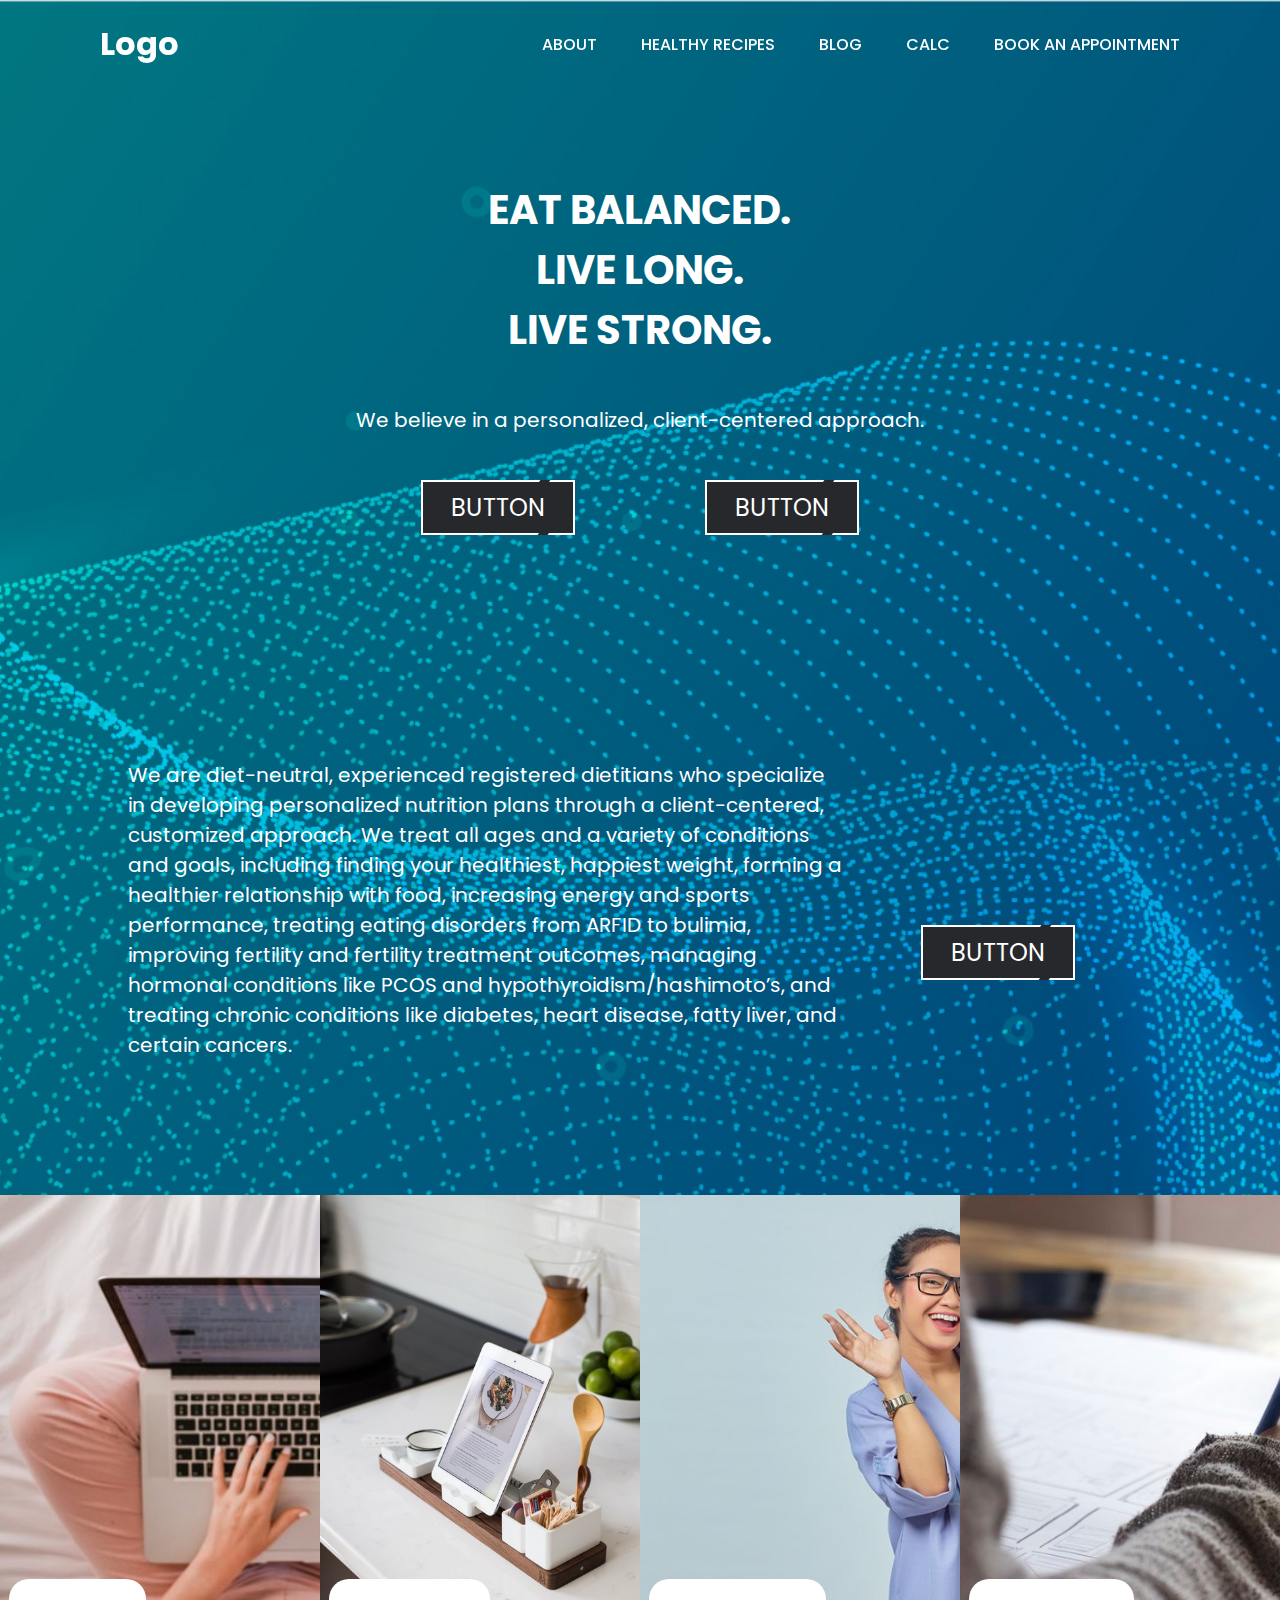
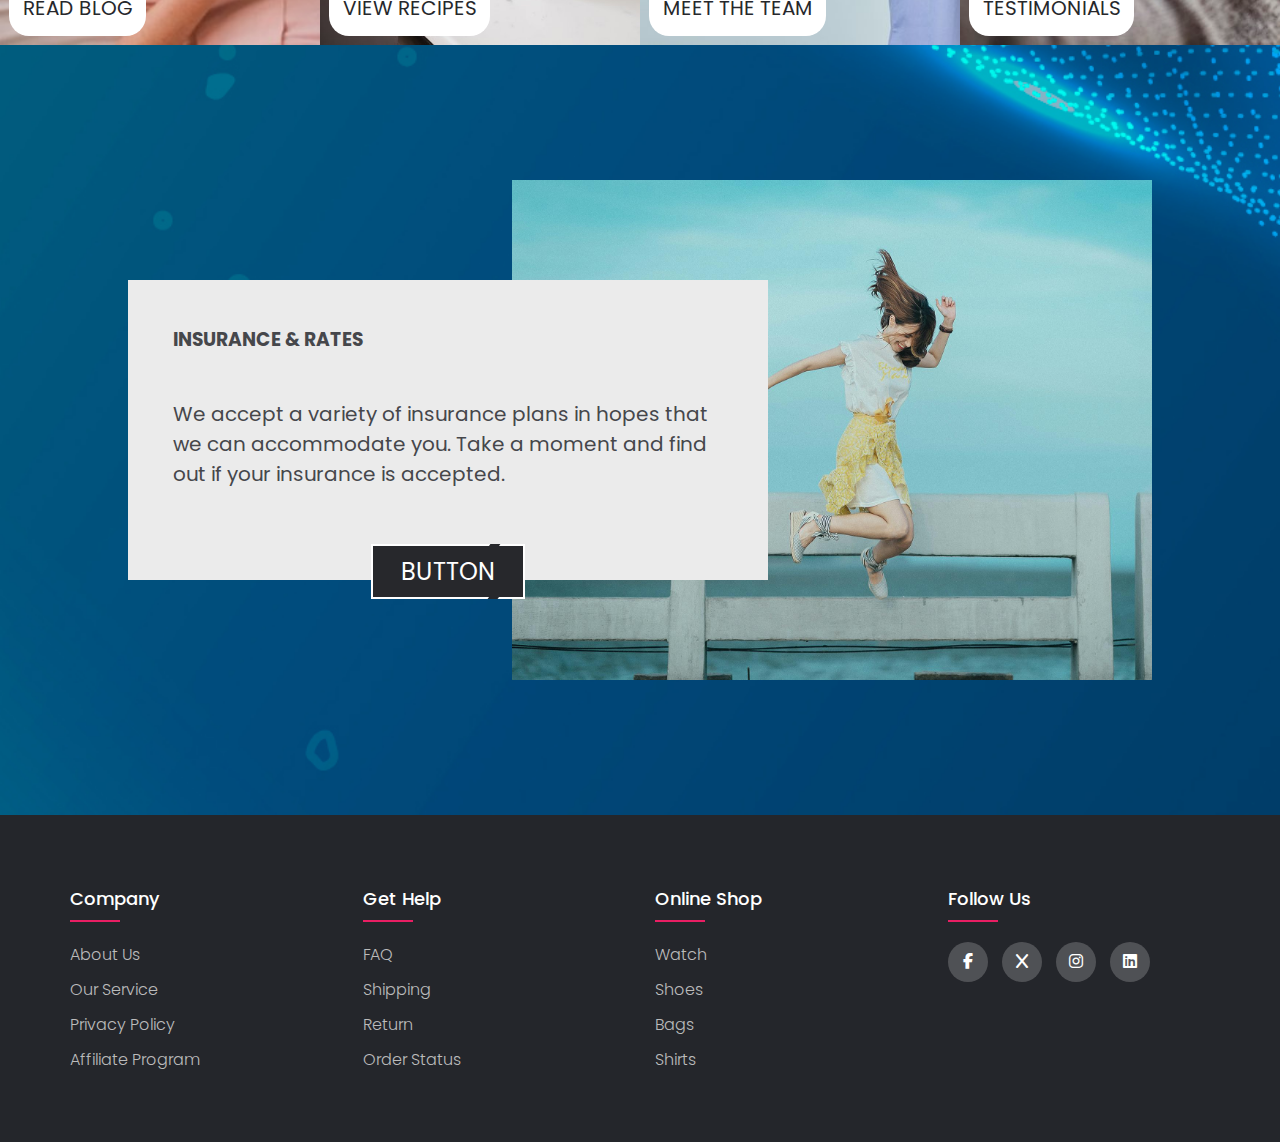
<file: index.html>
<!DOCTYPE html>
<html lang="en">
<head>
    <meta charset="UTF-8">
    <meta name="viewport" content="width=device-width, initial-scale=1.0">
    <title>Document</title>
    <link rel="stylesheet" type="text/css" href="https://cdnjs.cloudflare.com/ajax/libs/font-awesome/6.6.0/css/all.min.css">
    <!-- <link href="https://cdn.jsdelivr.net/npm/bootstrap@5.3.3/dist/css/bootstrap.min.css" rel="stylesheet" integrity="sha384-QWTKZyjpPEjISv5WaRU9OFeRpok6YctnYmDr5pNlyT2bRjXh0JMhjY6hW+ALEwIH" crossorigin="anonymous"> -->

    <link rel="stylesheet" href="css/main.css">
    <link rel="preconnect" href="https://fonts.googleapis.com">
<link rel="preconnect" href="https://fonts.gstatic.com" crossorigin>
<link href="https://fonts.googleapis.com/css2?family=Montserrat:ital,wght@0,400;0,500;0,600;1,400&family=Poppins:ital,wght@0,100;0,200;0,300;0,400;0,500;0,600;0,700;0,800;0,900;1,100;1,200;1,300;1,400;1,500;1,600;1,700;1,800;1,900&display=swap" rel="stylesheet">
</head>
<body>
    <header class="header">
        <a href="index.html" class="logo">Logo</a>
        <nav class="navbar">
            <a href="#">About</a>
            <a href="#">Healthy recipes</a>
            <a href="html/blog.html">Blog</a>
            <a href="html/calc.html">Calc</a>
            <a href="html/connect.html">Book an appointment</a>
        </nav>
    </header>
    <main>
        <div class="mainText">
            <h1>EAT BALANCED.</h1>
            <h1>LIVE LONG. </h1>
            <h1> LIVE STRONG.</h1>
        </div>
        <p>We believe in a personalized, client-centered approach.</p>
        <div class="btn">
            <a href="html/connect.html" style="--clr:#1e9bff"><span>Button</span><i></i></a>
            <a href="#" style="--clr:#ff1867"><span>Button</span><i></i></a>
            <!-- <a href="#" style="--clr:#6eff3e"><span>Button</span><i></i></a> -->

        </div>

      
        
    </main>
  <div class="aboutUs">
            <p class="one">We are diet-neutral, experienced registered dietitians who specialize in developing personalized nutrition plans through a client-centered, customized approach. 

                We treat all ages and a variety of conditions and goals, including finding your healthiest, happiest weight, forming a healthier relationship with food, increasing energy and sports performance, 
                treating eating disorders from ARFID to bulimia, improving fertility and fertility treatment outcomes, managing hormonal conditions like PCOS and hypothyroidism/hashimoto’s, and
                 treating chronic conditions like diabetes, heart disease, fatty liver, and certain cancers. </p>



                 <div class="two">
  <div class="btn" style="max-height: 100%;">
                <a href="#" style="--clr:#6eff3e"><span>Button</span><i></i></a>
    
            </div>
                 </div>
          


            <!-- <div style=" background-color: red;" class="one"></div> -->
            <!-- <div style=" background-color: green;" class="two"></div> -->
            <!-- <div style="width: 400px  ;height: 100px; background-color: black;" class="three"></div> -->

        </div>

        <div class="slides">
            <a href="#" class="slide1">
                <p class="slideText">READ BLOG</p>
            </a>
            <a href="#" class="slide2">
                <p class="slideText">VIEW RECIPES</p>
            </a>
            <a href="#" class="slide3">
                <p class="slideText">MEET THE TEAM</p>
            </a>
            <a href="#" class="slide4">
                <p class="slideText">TESTIMONIALS</p>
            </a>
        </div>

        <div class="insurance">
            <div class="insuranceContent">
                      <h3>INSURANCE & RATES</h3>
                <p>We accept a variety of insurance plans in hopes that we can accommodate you. Take a moment and find out if your insurance is accepted.</p>
                <div class="btn">
                    <a href="connect.html" style="--clr:#6eff3e"><span>Button</span><i></i></a>
                </div>
              
            </div>
            <div class="img"></div>
            <!-- <img class="insuranceIMG" src="img/images.jpeg" alt="Photo"> -->

        </div>
        <footer class="footer">
            <div class="containertwo">
                <div class="row">
                <div class="footer-col">
                    <h4>Company</h4>
                    <ul>
                        <li><a href="#">about us</a></li>
                        <li><a href="#">our service</a></li>
                        <li><a href="#">privacy policy</a></li>
                        <li><a href="#">affiliate program</a></li>

                    </ul>
                </div>
                <div class="footer-col">
                    <h4>Get help</h4>
                    <ul>
                        <li><a href="#">FAQ</a></li>
                        <li><a href="#">shipping</a></li>
                        <li><a href="#">return</a></li>
                        <li><a href="#">order status</a></li>
                    </ul>
                </div>
                <div class="footer-col">
                    <h4>Online shop</h4>
                    <ul>
                        <li><a href="#">watch</a></li>
                        <li><a href="#">shoes</a></li>
                        <li><a href="#">bags</a></li>
                        <li><a href="#">shirts</a></li>
                    </ul>
                </div>
                <div class="footer-col">
                    <h4>Follow us</h4>
                    <div class="social-links">
                      <a href="#"><i class="fab fa-facebook-f"></i></a>
                      <a href="#"><i class="fab fa-x"></i></a>
                      <a href="#"><i class="fab fa-instagram"></i></a>
                      <a href="#"><i class="fab fa-linkedin"></i></a>

                    </div>
                </div>
                </div>
            </div>
        </footer>

</body>
</html>
</file>
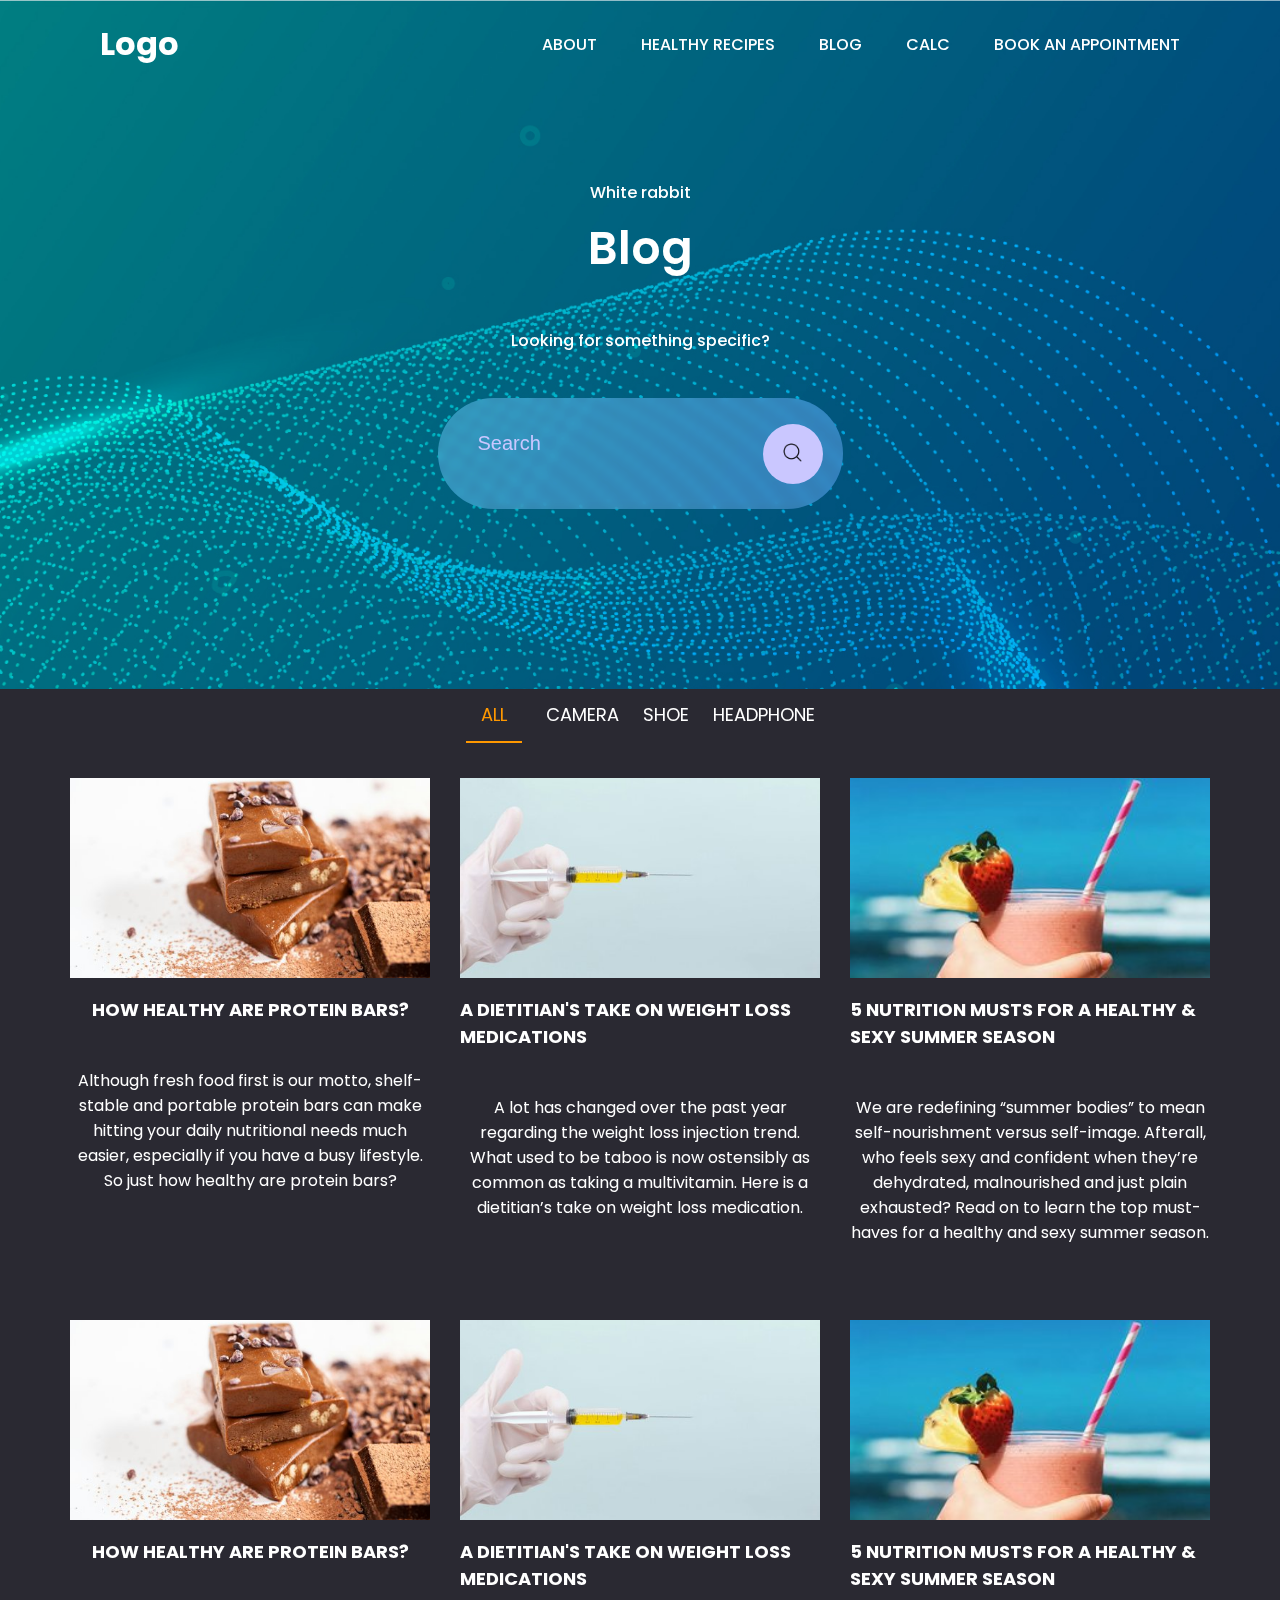
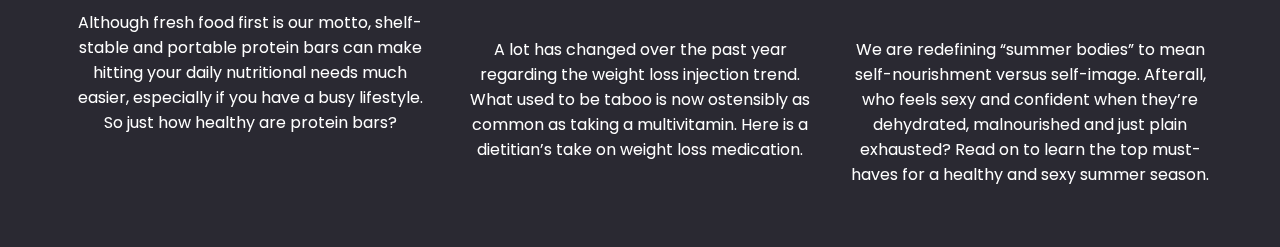
<file: html/blog.html>
<!DOCTYPE html>
<html lang="en">
<head>
    <meta charset="UTF-8">
    <meta name="viewport" content="width=device-width, initial-scale=1.0">
    <title>Document</title>
    <link rel="stylesheet" href="../css/main.css">
    <link rel="stylesheet" href="../css/blog.css">
    <link rel="preconnect" href="https://fonts.googleapis.com">
    <link rel="preconnect" href="https://fonts.gstatic.com" crossorigin>
    <link href="https://fonts.googleapis.com/css2?family=Montserrat:ital,wght@0,400;0,500;0,600;1,400&family=Poppins:ital,wght@0,100;0,200;0,300;0,400;0,500;0,600;0,700;0,800;0,900;1,100;1,200;1,300;1,400;1,500;1,600;1,700;1,800;1,900&display=swap" rel="stylesheet">  
    <link rel="stylesheet" href="https://cdnjs.cloudflare.com/ajax/libs/font-awesome/6.6.0/css/all.min.css" integrity="sha512-Kc323vGBEqzTmouAECnVceyQqyqdsSiqLQISBL29aUW4U/M7pSPA/gEUZQqv1cwx4OnYxTxve5UMg5GT6L4JJg==" crossorigin="anonymous" referrerpolicy="no-referrer" />

</head>
<body>



    <header class="header">
        <a href="../index.html" class="logo">Logo</a>
        <nav class="navbar">
            <a href="#">About</a>
            <a href="#">Healthy recipes</a>
            <a href="blog.html">Blog</a>
            <a href="calc.html">Calc</a>
            <a href="connect.html">Book an appointment</a>
        </nav>
    </header>
   
    <div class="search">
        
        <h3>White rabbit</h3>
        <h2>Blog </h2>
        <p>Looking for something specific?</p>
        <div class="container">
            <form class="search-bar" action="">
                <input id="searchInput" placeholder="Search" type="text" name="q">
                <button id="setsearch" type="button"><img src="../img/search.png" alt="#"></button>
            </form>
        </div>
    </div>
    <section class="gallery">
        <div class="containerthree">
            <div class="rowtwo">
                <div class="gallery-filter">
                    <span class="filter-item active " data-filter="all">all</span>
                    <span class="filter-item" data-filter="camera">camera</span>
                    <span class="filter-item" data-filter="shoe">shoe</span>
                    <span class="filter-item" data-filter="headphone">headphone</span>
                </div>
            </div>
            <div id="datass" class="rowtwo">
            </div>
        </div>
    </section>
    <script src="../js/blog.js"></script>
</body>
</html>
<!-- ´ ` -->
</file>
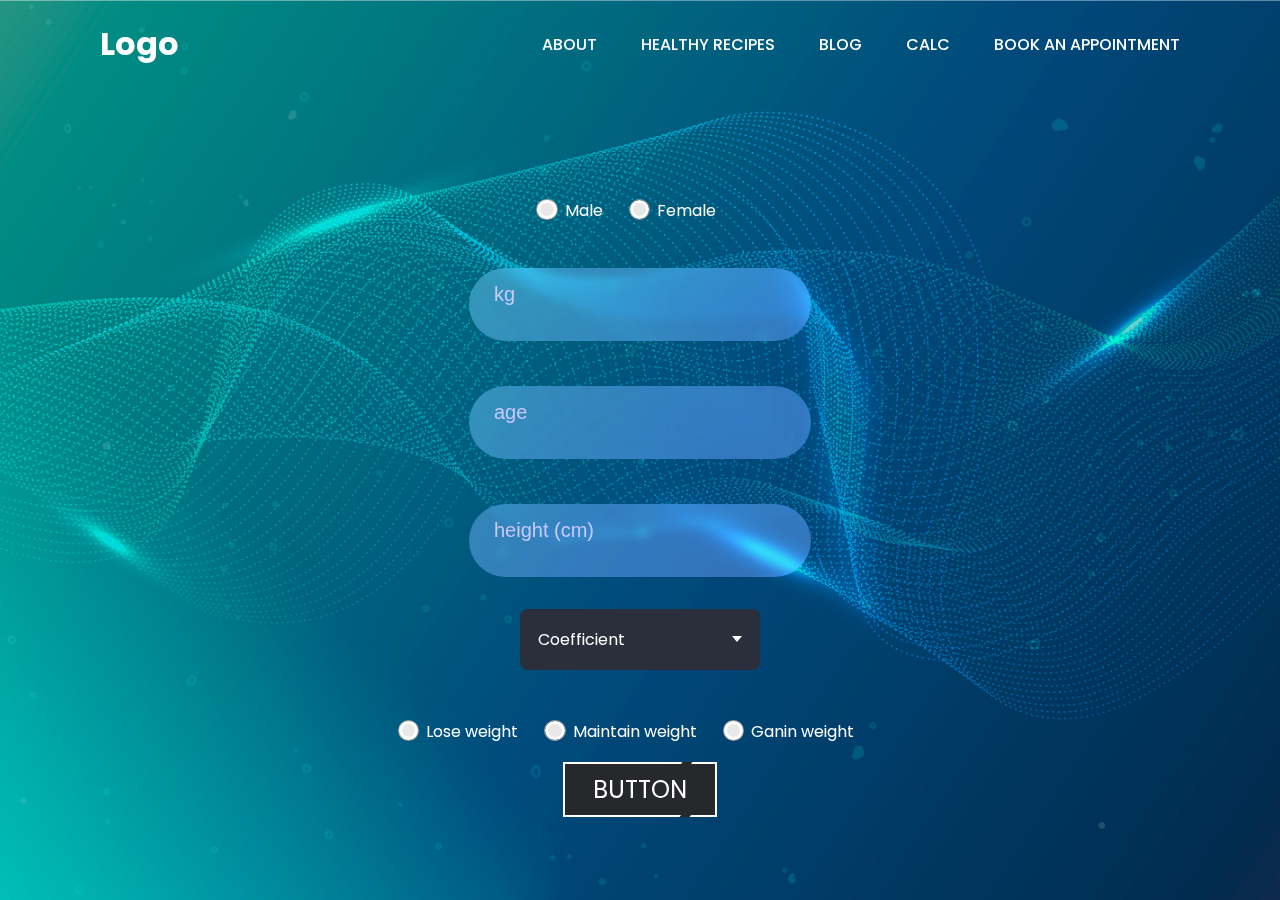
<file: html/calc.html>
<!DOCTYPE html>
<html lang="en">
<head>
    <meta charset="UTF-8">
    <meta name="viewport" content="width=device-width, initial-scale=1.0">
    <title>Document</title>
    <link rel="stylesheet" href="../css/main.css">
    <link rel="stylesheet" href="../css/calc.css">
    <link rel="preconnect" href="https://fonts.googleapis.com">
    <link rel="preconnect" href="https://fonts.gstatic.com" crossorigin>
    <link href="https://fonts.googleapis.com/css2?family=Montserrat:ital,wght@0,400;0,500;0,600;1,400&family=Poppins:ital,wght@0,100;0,200;0,300;0,400;0,500;0,600;0,700;0,800;0,900;1,100;1,200;1,300;1,400;1,500;1,600;1,700;1,800;1,900&display=swap" rel="stylesheet">  
    <link rel="stylesheet" href="https://cdnjs.cloudflare.com/ajax/libs/font-awesome/6.6.0/css/all.min.css" integrity="sha512-Kc323vGBEqzTmouAECnVceyQqyqdsSiqLQISBL29aUW4U/M7pSPA/gEUZQqv1cwx4OnYxTxve5UMg5GT6L4JJg==" crossorigin="anonymous" referrerpolicy="no-referrer" />

</head>
<body>
    <div class="containerMain">
         <header class="header">
        <a href="../index.html" class="logo">Logo</a>
        <nav class="navbar">
            <a href="#">About</a>
            <a href="#">Healthy recipes</a>
            <a href="blog.html">Blog</a>
            <a href="calc.html">Calc</a>
            <a href="connect.html">Book an appointment</a>
        </nav>
    </header>

    <div class="radioBtn">

<section>
    <input type="radio" name="gender" id="box-shadow" class="custom-radio gender male">
    <label for="box-shadow">Male</label>
</section>

<section>
    <input type="radio" name="gender" id="outline" class="custom-radio gender female">
    <label for="outline">Female</label>
</section>


</div>

<div class="search">
    <div class="container">
        <form class="search-bar" action="">
            <input class="inputKg" placeholder="kg" type="text" name="q">
        </form>
    </div>
</div>
<div class="search">
    <div class="container">
        <form class="search-bar" action="">
            <input class="inputAge" placeholder="age" type="text" name="q">
        </form>
    </div>
</div>
<div class="search">
    <div class="container">
        <form class="search-bar" action="">
            <input class="inputHeight" placeholder="height (cm)" type="text" name="q">
        </form>
    </div>
</div>


<div class="dropdown">
    <div class="select">
        <span class="selected">Coefficient</span>
        <div class="caret"></div>
    </div>
    <ul class="menu">
        <li id="1">one</li>
        <li id="2">two</li>
        <li id="3">three</li>
        <li id="4" class="active">four</li>
        <li id="5">five</li>
        <li id="6">six</li>
        <li id="7">seven</li>
    </ul>
</div>
<div class="radioBtn radioBtn2">

    <section>
        <input type="radio" name="goal" id="box-shadow" class="custom-radio goal lose">
        <label for="box-shadow">Lose weight</label>
    </section>
    
    <section>
        <input type="radio" name="goal" id="outline" class="custom-radio goal same">
        <label for="outline">Maintain weight</label>
    </section>

    <section>
        <input type="radio" name="goal" id="box-shadow" class="custom-radio goal gain">
        <label for="box-shadow">Ganin weight</label>
    </section>
    
    
    </div>

 <div id="one" class="containerModal">
    <div class="email" >
      <div class="to">
        <div class="to-contents">
          <div class="top">
            <div class="name-large">results</div>
            <div class="x-touch" onclick="closeModal()">
              <div class="x">
                <div class="line1"></div>
                <div class="line2"></div>
              </div>
            </div>
          </div>

          <div class="bottom">
            <!-- somtjing row 2 -->
            <div class="results"></div>
          </div>
        </div>
      </div>
    </div>
  </div>
  
 <div class="btn" style="max-height: 100%; margin-top: 2vh;">
    <a onclick="openMod()"  style="--clr:#6eff3e"><span>Button</span><i></i></a>

</div>
    </div>
   


<script src="../js/calc.js"></script>
</body>
</html>
</file>
<file: css/main.css>
*{
    margin: 0;
    padding: 0;
    box-sizing: border-box;

}
body{
    min-height: 100vh;
    background: url('../img/3138862.jpg') no-repeat;
    background-size: cover;
    font-family: 'poppins',serif;
    background-position: center;

}

.header{
    position: fixed;
    top: 0;
    left: 0;
    width: 100%;
    padding: 20px 100px;
    /* background-color: transparent; */
    display: flex;
    justify-content: space-between;
    align-items: center;
    z-index: 100;
}
.logo{
    font-size: 32px;
    color: #fff;
    text-decoration: none;
    font-weight: 700;
}

.navbar a {
    position: relative;
    font-size: 16spx;
    color: #fff;
    font-weight: 500;
    text-decoration: none;
    margin-left: 40px;
    text-transform: uppercase;
}
.navbar a::before{
    content: "";
    position: absolute;
    top: 100%;
    left: 0;
    width: 0;
    height: 2px;
    background-color: #fff;
    transition: .3s;
}

.navbar a:hover{
    transition: .3s;
    opacity: .8;
}

.navbar a:hover::before{
    width: 100%;
}

main{
    margin-top: 20vh;
    max-width: fit-content;
    margin-left: auto;
    margin-right: auto;
}
h1{
    color: #fff;
    font-size: 40px;

}

.mainText{
    margin-bottom: 1vh;
    display: flex;
    flex-direction: column;
    align-items: center;
}

p{
    color: #fff;
    font-size: 20px;
    margin-top: 5vh;
    margin-bottom: 5vh;
}

.btn{
    display: flex;
    justify-content: space-around;
    margin-top: 10px;
}

.btn a{
    position: relative;
    background-color: #fff;
    color: #fff;
    text-transform: uppercase;
    text-decoration: none;
    font-size: 1.5em;
    font-weight: 400;
    padding: 10px 30px;
    transition:0.5s;
}

.btn a:hover{
    letter-spacing: 0.25em;
     background: var(--clr);
    box-shadow: 0 0 35px var(--clr);
    color: var(--clr);
 
}

.btn a::before{
    content: "";
    position: absolute;
    inset: 2px;

background-color: #27282c;}

.btn a span{
    position: relative;
    z-index: 1;
}

.btn a i{
    position: absolute;
    inset: 0;
    display: block;
}

.btn a i::before{
    content: "";
    position: absolute;
    top: 0;
    left: 80%;
    height: 4px;
    width: 10px;
    transform: translateX(-50%) skewX(325deg) ;
    background-color: #27282c;
    transition: 0.5s;
}

.btn a:hover i::before{
    width: 20px;
    left: 20%;
}

.btn a i::after{
    content: "";
    position: absolute;
    bottom: 0;
    left: 80%;
    height: 4px;
    width: 10px;
    transform: translateX(-50%) skewX(325deg) ;
    background-color: #27282c;
    transition: 0.5s;
}

.btn a:hover i::after{
    width: 20px;
    left: 80%;
}


.aboutUs{
    display: grid;
    grid-template-columns: 70% 30%;
    grid-template-rows:  100px 100px 100px;
    /* background-color: #fff; */
    max-width: 80%;
    margin: auto;
    margin-top: 20vh;
    margin-bottom: 20vh;
    justify-content: space-between;
}
.one{
    grid-row-start: 1;
    grid-row-end: 4;
    grid-column-start: 1;
    grid-column-end: 2;
    color: #fff;
    /* justify-content: center; */
    /* align-items: center; */
}

.two{
    grid-row-start: 3;
    grid-row-end: 4;
    /* grid-column-start:2;
    grid-column-end: 3; */
}

.slides{
    display: flex;
}
.slide1{
    background: url(../img/photo\ 1.jpeg) no-repeat;
    background-size: cover;
    width: 80vh;
    height: 50vh;

}
.slide2{
    background: url(../img/photo2\ .jpeg) no-repeat;
    background-size: cover;
    width: 80vh;
    height: 50vh;

}
.slide3{
    background: url(../img/photo3.jpeg) no-repeat;
    background-size: cover;
    width: 80vh;
    height: 50vh;

}
.slide4{
    background: url(../img/photo4.jpeg) no-repeat;
    background-size: cover;
    width: 80vh;
    height: 50vh;

}
.slides a:hover{
    opacity: 0.8;
    transition: 0.3s;
}
.slides a{
    text-decoration: none;
    display: grid;
    justify-content: start;
    align-items: end;
}
.slides a p{
    margin-bottom: 1vh;
    margin-left: 1vh;
    padding: 1.5vh;
    background-color: #fff;
    color: #27282c;
    border-radius: 20px;
}
.insurance{
    display: grid;
    grid-template-columns: 10% 10% 10% 10% 10% 10% 10% 10% 10% 10%;
    grid-template-rows:  100px 100px 100px 100px 100px;
    margin-top: 15vh;
    margin-bottom: 15vh;
    
}
.insuranceContent{
    display: flex;
    flex-direction: column;
    padding: 5vh;
    background-color: rgb(235, 235, 235);
    grid-row-start: 2;
    grid-row-end: 5;
    grid-column-start: 2;
    grid-column-end: 7;
 
}

.insuranceContent h3{
    color: #46474b;
}
.insuranceContent p{
    color: #46474b;
}

.img{
    background:url(../img/photo5.jpg) no-repeat; 
    background-size: cover;
    grid-row-start: 1;
    grid-row-end: 6;
    grid-column-start: 5;
    grid-column-end: 10;
    z-index: -1;
    /* width: 50vh;
    height: 50vh; */
}

.footer{
    background-color: #24262b;
    padding: 70px 0;
}
.containertwo{
    max-width: 1170px;
    margin: auto ;
}
.containertwo ul{
    list-style: none;
}
.row{
    display: flex;
    flex-wrap: wrap;
}

.footer-col{
    width: 25%;
    padding: 0 15px;

}

.footer-col h4{
    font-size: 18px;
    color: #fff;
    text-transform: capitalize;
    margin-bottom: 30px;
    font-weight: 500;
    position: relative;
}

.footer-col h4::before{
    content: '';
    position: absolute;
    left: 0;
    bottom: -10px;
    background-color: #e91e63;
    height: 2px;
    box-sizing: border-box;
    width: 50px;

}
.footer-col ul li:not(:last-child){
    margin-bottom: 10px;

}

.footer-col ul li a{
    font-size: 16px;
    text-transform: capitalize;
    text-decoration: none;
    font-weight: 300;
    color: #bbb;
    display: block;
    transition: all 0.3s ease;
}

.footer-col ul li a:hover{
    color: #fff;
    padding-left: 10px;
}

.footer-col .social-links a{
    transition: all 0.3s ease;
    display: inline-block;
    height: 40px;
    margin: 0 10px 10px 0;
    width: 40px;
    background-color: rgba(255,255,255,0.2);
    text-align: center;
    border-radius: 50%;
    line-height: 40px;
    color: #fff;
}


.footer-col .social-links a:hover{
    color: #24262b;
    background-color: #fff;
}

.center{
    display: flex;
    flex-direction: column;
    /* align-items: center; */
    /* justify-content: center; */
}



.submitBtn {
    width: 40%;
  background-color: #cac7ff;
  border-radius: 100px;
  box-shadow: rgba(44, 187, 99, .2) 0 -25px 18px -14px inset,rgba(44, 187, 99, .15) 0 1px 2px,rgba(44, 187, 99, .15) 0 2px 4px,rgba(44, 187, 99, .15) 0 4px 8px,rgba(44, 187, 99, .15) 0 8px 16px,rgba(44, 187, 99, .15) 0 16px 32px;
  color: green;
  cursor: pointer;
  display: inline-block;
  font-family: CerebriSans-Regular,-apple-system,system-ui,Roboto,sans-serif;
  padding: 7px 20px;
  text-align: center;
  text-decoration: none;
  transition: all 250ms;
  border: 0;
  font-size: 16px;
  user-select: none;
  -webkit-user-select: none;
  touch-action: manipulation;
}

.submitBtn:hover {
  box-shadow: rgba(44,187,99,.35) 0 -25px 18px -14px inset,rgba(44,187,99,.25) 0 1px 2px,rgba(44,187,99,.25) 0 2px 4px,rgba(44,187,99,.25) 0 4px 8px,rgba(44,187,99,.25) 0 8px 16px,rgba(44,187,99,.25) 0 16px 32px;
  transform: scale(1.05) rotate(-1deg);
}

.search-bar{
    width: 100%;
    max-width: 700px;
    background: rgba(255, 255, 255, .2);
    display: flex;
    align-items: center;
    border-radius: 60px;
    padding: 10px 20px;
    backdrop-filter: blur(4px) saturate(180%);

}

.search-bar input{
    width: 100%;
    background: transparent;
    flex: 1;
    outline: none;
    /* border: 0; */
    border: #4a4967 2px solid;
    border-radius: 20px;
    padding: 24px 20px;
    font-size: 20px;
    color: #cac7ff;
    margin-bottom: 20px;
}
::placeholder{
    color: #cac7ff;
}

@media (min-width: 768px) {
  .submitBtn {
    padding: 24px;
  }
}
        

/* Parent background */

/* #1e9bff blue
#6eff3e green 
#ff1867 red
*/


@media(max-width:767px){
    .footer-col{
        width: 50%;
        margin-bottom: 30px;
    }
}
@media(max-width:574px){
    .footer-col{
        width: 100%;
    }
}
</file>
<file: css/blog.css>
.search{
    display: flex;
    flex-direction: column;
    margin-top: 20vh;
    justify-content: center;
    align-items: center;
}


.search h3{
    color: #fff;
    font-weight: 500;
    font-size: 16px;
    margin-bottom: 1vh;
}
.search h2{
    color: #fff;
    font-weight: 600;
    font-size: 46px;
}
.search p{
    color: #fff;
    font-weight: 500;
    font-size: 16px;
}
.search-bar{
    width: 100%;
    max-width: 700px;
    background: rgba(255, 255, 255, .2);
    display: flex;
    align-items: center;
    border-radius: 60px;
    padding: 10px 20px;
    backdrop-filter: blur(4px) saturate(180%);

}

.search-bar input{
    background: transparent;
    flex: 1;
    outline: none;
    border: 0;
    padding: 24px 20px;
    font-size: 20px;
    color: #cac7ff;
}
::placeholder{
    color: #cac7ff;
}

.search-bar button img{
    width: 25px;
    /* height: auto; */
}

.search-bar button{
    border: 0;
    width: 60px;
    border-radius:60%;
    height: 50%;
    height: 60px;
    background: #cac7ff;
}

.gallery{
    width: 100%;
    display: block;
    min-height: 100vh;
    background-color: #2a2932;
    margin-top: 20vh;
}

.gallery .gallery-filter .filter-item{
    color: #fff;
    font-size: 18px;
    text-transform: uppercase;
    display: inline-block;
    margin: 0 10px;
    cursor: pointer;
    line-height: 1.2;
    transition: all .3s ease;
    border-bottom: 2px solid transparent;
}

.gallery .gallery-filter .filter-item.active{
    color: #ff9800;
    border-color: #ff9800;
    padding: 15px;
}

.containerthree{
    max-width: 1170px;
    margin: auto;
}

.gallery .gallery-filter{
    padding: 0 15px;
    width: 100%;
    text-align: center;
    margin-bottom: 20px;
}

.rowtwo{
    display: flex;
    flex-wrap: wrap;
}

.gallery-item-inner img{
    max-width: 100%;
    vertical-align: middle;
   
}
.gallery .gallery-item{
    width: calc(100%/3);
    padding: 15px;

}

.gallery .gallery-item-inner img{
width: 100%;
}

.gallery .gallery-item.hide{
    display: none;
}
.gallery .gallery-item.show{
    animation: fadeIn 0.5s ease;
}

.gallery .gallery-item .gallery-item-inner{
display: flex;
flex-direction: column;
align-items: center;
}


.gallery .gallery-item h3{
    color: #fff;
    font-size: 18px;
    font-weight: 700;
    margin-top: 2vh;
}
.gallery .gallery-item p{
    counter-reset: #fff;
    font-size: 16px;
    text-align: center;
}

.imgBlog{
    float: left;
    width:  100px;
    height: 200px;
    object-fit: cover;
}

@keyframes fadeIn{
    0%{
        opacity: 0;
    }
    100%{
        opacity: 1;
    }
}

@media(max-width:991px){
    .gallery .gallery-item{
        width: 50%;
    }
}
@media(max-width:767px){
    .gallery .gallery-item{
        width: 100%;
    }
    .gallery .gallery-filter .filter-item{
        margin-bottom: 10px;
    }
}
</file>
<file: css/calc.css>
html {
    --color: #999;
    --checked-color: #6eff3e;

    --bg-color: #e8e8e8;

    font-family: Arial;
    font-size: 16px;
}


section {
    display: flex;
    align-items: center;
    margin-top: 1rem;
}

input,
label {
    cursor: pointer;
    margin-right: 3vh;
    color: #fff;
}

label,
small {
    margin-top: 0.1em;
}

input[type="radio"] {
    height: 1.2rem;
    width: 1.2rem;
    margin-right: 0.5rem;
}

.custom-radio {
    /* hiding browser el */
    appearance: none;
    /* Safari support */
    -webkit-appearance: none;
    border: 0.2rem solid #fff;
    background-color: var(--bg-color);
    border-radius: 50%;
}

/* keyboard navigation focus appearance */
.custom-radio:focus-visible {
    outline-offset: 0;
}

#box-shadow {
    box-shadow: 0 0 0 1px var(--color);
}

#box-shadow:hover {
    border-width: 0;
}

#box-shadow:checked {
    box-shadow: 0 0 0 1px var(--checked-color);
    background-color: var(--checked-color);
    border-width: 0.2rem;
}

#outline {
    outline: 1px solid var(--color);
}

#outline:hover {
    outline-color: var(--checked-color);
}

#outline:checked {
    outline-color: var(--checked-color);
    background-color: var(--checked-color);

    animation: outline-checked;
    animation-duration: 0.1s;
    animation-iteration-count: 4;
    animation-direction: alternate;
    animation-timing-function: linear;
}

.radioBtn{
    margin-top: 20vh;
    display: flex;
    justify-content: center;

}

.containerMain{

    display: flex;
    flex-direction: column;
    align-items: center;
}
.search{
    display: flex;
    flex-direction: column;
    margin-top: 5vh;
    justify-content: center;
    align-items: center;
}

.search-bar{
    width: 100%;
    max-width: 700px;
    background: rgba(255, 255, 255, .2);
    display: flex;
    align-items: center;
    border-radius: 60px;
    padding: 10px 20px;
    backdrop-filter: blur(4px) saturate(180%);

}
.search-bar input{
    background: transparent;
    flex: 1;
    outline: none;
    border: 0;
    padding: 5px 5px;
    font-size: 20px;
    color: #cac7ff;
}
::placeholder{
    color: #cac7ff;
}

.dropdown{
    min-width: 15em;
    position: relative;
    margin: 2em;

}

.dropdown *{
    box-sizing: border-box;
}

.select{
    background: #2a2f3b;
    color: #fff;
    display: flex;
    justify-content: space-between;
    align-items: center;
    border: 2px #2a2f3b solid;
    border-radius: 0.5em;
    padding: 1em;
    cursor: pointer;
    transition: background 0.3s;
}

.select-clicked{
    border: 2px #26489a solid;
    box-shadow: 0 0 0.8em #26489a;
}

.select:hover{
    background: #323741;
}

.caret{
width: 0;
height: 0;
border-left: 5px solid transparent;
border-right: 5px solid transparent;
border-top: 6px solid #fff;
transition: 0.3s;
}

.caret-rotate{
    transform: rotate(180deg);
}

.menu{
    list-style: none;
    padding: 0.2em 0.5em;
    background: #323741;
    border: 1px #363a43 solid;
    box-shadow: 0 0.5em 1em rgba(0, 0, 0, 0.2);
    color: #9fa5b5;
    position: absolute;
    border-radius: 0.5em;
    top: 3am;
    left: 50%;
    width: 100%;
    transform: translateX(-50%);
    opacity: 0;
    transition: 0.2s;
    display: none;
    z-index: 1;

}
.menuTwo{
    list-style: none;
    padding: 0.2em 0.5em;
    background: #323741;
    border: 1px #363a43 solid;
    box-shadow: 0 0.5em 1em rgba(0, 0, 0, 0.2);
    color: #9fa5b5;
    position: absolute;
    border-radius: 0.5em;
    top: 3am;
    left: 50%;
    width: 100%;
    transform: translateX(-50%);
    opacity: 0;
    transition: 0.2s;
    display: none;
    z-index: 1;

}







.menu li{

    padding: 0.7em 0.5em ;
    margin: 0.3em 0;
    border-radius: 0.5em;
    cursor: pointer;

    
}
.menuTwo li{

    padding: 0.7em 0.5em ;
    margin: 0.3em 0;
    border-radius: 0.5em;
    cursor: pointer;

    
}

.menu li:hover{
    background: #2a2d35;
}
.menuTwo li:hover{
    background: #2a2d35;
}

.active{

    background: #23242a;

}

.menu-open{
    display: block;
    opacity: 1;
}
.results{
    display: flex;
    justify-content: center;
    align-items: center;
    flex-direction: column;
    color: #23242a;
}
.results p {
    margin: 0;
    color: #23242a;
}
.radioBtn2{
    margin-top: 0;
}


/* modal */

body {
    /* align-items: center; */
    /* background: #F1EEF1; really ood color */
    /* display: flex; */
    /* font-family: sans-serif; */
    /* justify-content: center; */
    /* height: 100vh; */
    /* margin: 0; */
  }
  .containerModal {
    z-index: -1;
    align-items: center;
    /* background-color: red; */
     display: flex;
     position: absolute;
     margin-top: 10vh;
    /* height: 360px; */
    height: 80vh;
    justify-content: center;
    /* width: 360px; */
    width: 80vh;
  }
  .email {
    opacity: 0;
    background: #DEDBDF;
    border-radius: 16px;
    height: 32px;
    overflow: hidden;
    position: relative;
    width: 162px;
    -webkit-tap-highlight-color: transparent;
    transition: width 300ms cubic-bezier(0.4, 0.0, 0.2, 1),
      height 300ms cubic-bezier(0.4, 0.0, 0.2, 1),
      box-shadow 300ms cubic-bezier(0.4, 0.0, 0.2, 1),
      border-radius 300ms cubic-bezier(0.4, 0.0, 0.2, 1);
  }
  .from {
    position: absolute;
    transition: opacity 200ms 100ms cubic-bezier(0.0, 0.0, 0.2, 1);
  }
  .from-contents {
    display: flex;
    flex-direction: row;
    transform-origin: 0 0;
    transition: transform 300ms cubic-bezier(0.4, 0.0, 0.2, 1);
  }
  .to {
    opacity: 0;
    /* background-color: red; */
    position: absolute;
    transition: opacity 100ms cubic-bezier(0.4, 0.0, 1, 1);
  }
  .to-contents {
    transform: scale(.55);
    transform-origin: 0 0;
    transition: transform 300ms cubic-bezier(0.4, 0.0, 0.2, 1);
  }
  .top {
    background: #9f7ce5;
    display: flex;
    flex-direction: row;
    height: 60px;
    transition: height 300ms cubic-bezier(0.4, 0.0, 0.2, 1);
    width: 100%;
  }
  .name-large {
    color: #efd8ef;
    font-size: 16px;
    line-height: 60px;
    margin-left: 20px;
    /* margin-left: auto; */
  }
  .x-touch {
    align-items: center;
    align-self: center;
    cursor: pointer;
    display: flex;
    height: 50px;
    justify-content: center;
    margin-left: auto;
    width: 50px;
  }
  .x {
    background: #efd8ef;
    border-radius: 10px;
    height: 20px;
    position: relative;
    width: 20px;
  }
  .x-touch:hover .x {
    background: #CB9AFB;
  }
  .line1 {
    background: #6422EB;
    height: 12px;
    position: absolute;
    transform: translateX(9px) translateY(4px) rotate(45deg);
    width: 2px;
  }
  .line2 {
    background: #6422EB;
    height: 12px;
    position: absolute;
    transform: translateX(9px) translateY(4px) rotate(-45deg);
    width: 2px;
  }
  .bottom {
    background: #FFF;
    color:  #444247;
    font-size: 14px;
    height: 300px;
    padding-top: 5px;
    width: 357px;
  }
  .email.expand {
    opacity: 1;
    border-radius: 29px;
    box-shadow: 0 10px 20px rgba(0,0,0,0.10), 0 6px 6px rgba(0,0,0,0.16);
    height: 500px;
    width: 500px;
  }
  .expand .from {
    opacity: 0;
    transition: opacity 100ms cubic-bezier(0.4, 0.0, 1, 1);
  }
  .expand .from-contents {
    transform: scale(1.91);
  }
  .expand .to {
    opacity: 1;
    transition: opacity 200ms 100ms cubic-bezier(0.0, 0.0, 0.2, 1);
  }
  .expand .to-contents {
    transform: scale(1.4);
  }
@keyframes outline-checked {
    0% {
        outline-offset: 0;
    }

    100% {
        outline-offset: -0.2rem;
    }
}
</file>
